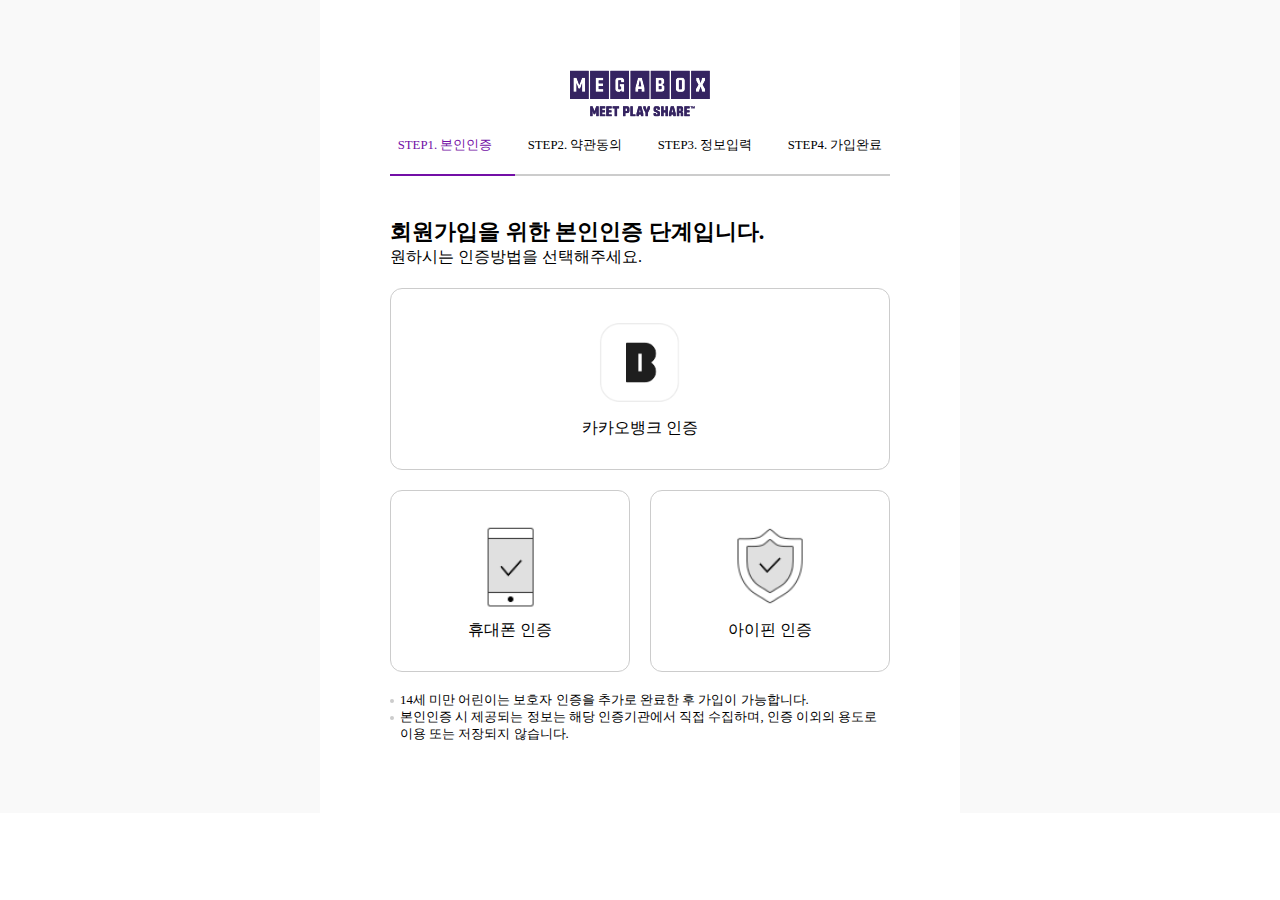
<file: join.html>
<!DOCTYPE html>
<html lang="ko">
<head>
    <meta charset="UTF-8">
    <meta name="viewport" content="width=device-width, initial-scale=1.0">
    <link rel="stylesheet" href="./css/reset.css">
    <link rel="stylesheet" href="./css/join.css">
    <title>회원가입</title>    
</head>
<body>
    <section class="wrap">
        <div class="container">
            <div class="img-box logo full-area"><a href="./index.html"><img src="./images/logo.png" alt="logo"></a></div>
            <p class="step step01 active">STEP1. 본인인증</p>
            <p class="step step02">STEP2. 약관동의</p>
            <p class="step step03">STEP3. 정보입력</p>
            <p class="step step04">STEP4. 가입완료</p>
            <div class="line full-area"></div>
            <p class="full-area l-tit">회원가입을 위한 본인인증 단계입니다.</p>
            <p class="full-area">원하시는 인증방법을 선택해주세요.</p>
            <div class="img-box full-area img-kakao"><a href="#"><span class="center-txt">카카오뱅크 인증</span></a></div>
            <div class="img-box img-phone"><a href="#"><span class="center-txt">휴대폰 인증</span></a></div>
            <div class="img-box img-ipin"><a href="#"><span class="center-txt">아이핀 인증</span></a></div>
            <ul class="full-area">
                <li>14세 미만 어린이는 보호자 인증을 추가로 완료한 후 가입이 가능합니다.</li>
                <li>본인인증 시 제공되는 정보는 해당 인증기관에서 직접 수집하며, 인증 이외의 용도로 이용 또는 저장되지 않습니다.</li>
            </ul>
        </div>
    </section>
</body>
</html>
</file>
<file: css/join.css>
@charset 'utf-8';
.wrap{
    background:#f9f9f9;
}
.container{
    max-width:640px;
    margin:0 auto;
    padding:70px;
    background:#fff;
    display:grid;
    grid-template-columns:repeat(4,1fr);
    gap:20px;
}
.full-area{
    grid-column:1/-1;
}

.logo{
    display:flex;
    justify-content: center;
    align-items: center;
}
.step{
    font-size:0.8em;
    text-align:center;
    word-break:keep-all;
}
.step.active{
    color:#730fa6;
}
.line{
    position:relative;
    height:2px;
    background:#ccc;
}
.line::after{
    content:'';
    display:block;
    position:absolute;
    left:0;
    top:0;
    bottom:0;
    width:25%;
    background:#730fa6;
}
.l-tit{
    font-weight:600;
    font-size:1.4em;
    transform: translateY(20px);
}
.img-kakao,.img-phone,.img-ipin{
    padding:30px;
    border:1px solid #ccc;
    border-radius:12px;
}
.img-kakao a,.img-phone a,.img-ipin a{
    position:relative;
    display:block;
    width:100%;
    height:120px;
    padding-bottom:20px;            
    background:url(../images/ico-kakaobank.png) no-repeat center;
    background-clip:content-box;
    background-size:100px;            
}
.img-phone{
    grid-column:1/3;
}
.img-ipin{
    grid-column:3/-1;
}
.img-phone a{
    background-image:url(../images/ico-phone.png);
    background-position-y:top;
    background-size:90px;
}
.img-ipin a{
    background-image:url(../images/ico-ipin.png);
    background-position-y:top;
    background-size:90px;
}
.center-txt{
    position:absolute;
    left:0;
    right:0;
    bottom:0;
    text-align:center;
}
ul li{
    position:relative;
    padding-left:10px;
    font-size:0.8em;
}
ul li::before{
    content:'';
    display:block;
    position:absolute;
    left:0;
    top:7px;
    width:4px;
    height:4px;
    border-radius:50%;
    background:#ccc;
}

@media (max-width:640px){
    .container{
        padding-left:40px;
        padding-right:40px;
    }
}

@media (max-width:470px){
    .container{
        padding:32px 16px
    }
    .l-tit{
        font-size:1em;
    }
    .l-tit + p{
        font-size:0.9em;
        opacity:0.8;
    }
    .img-phone,.img-ipin{
        grid-column:1/-1;
    }
}
</file>
